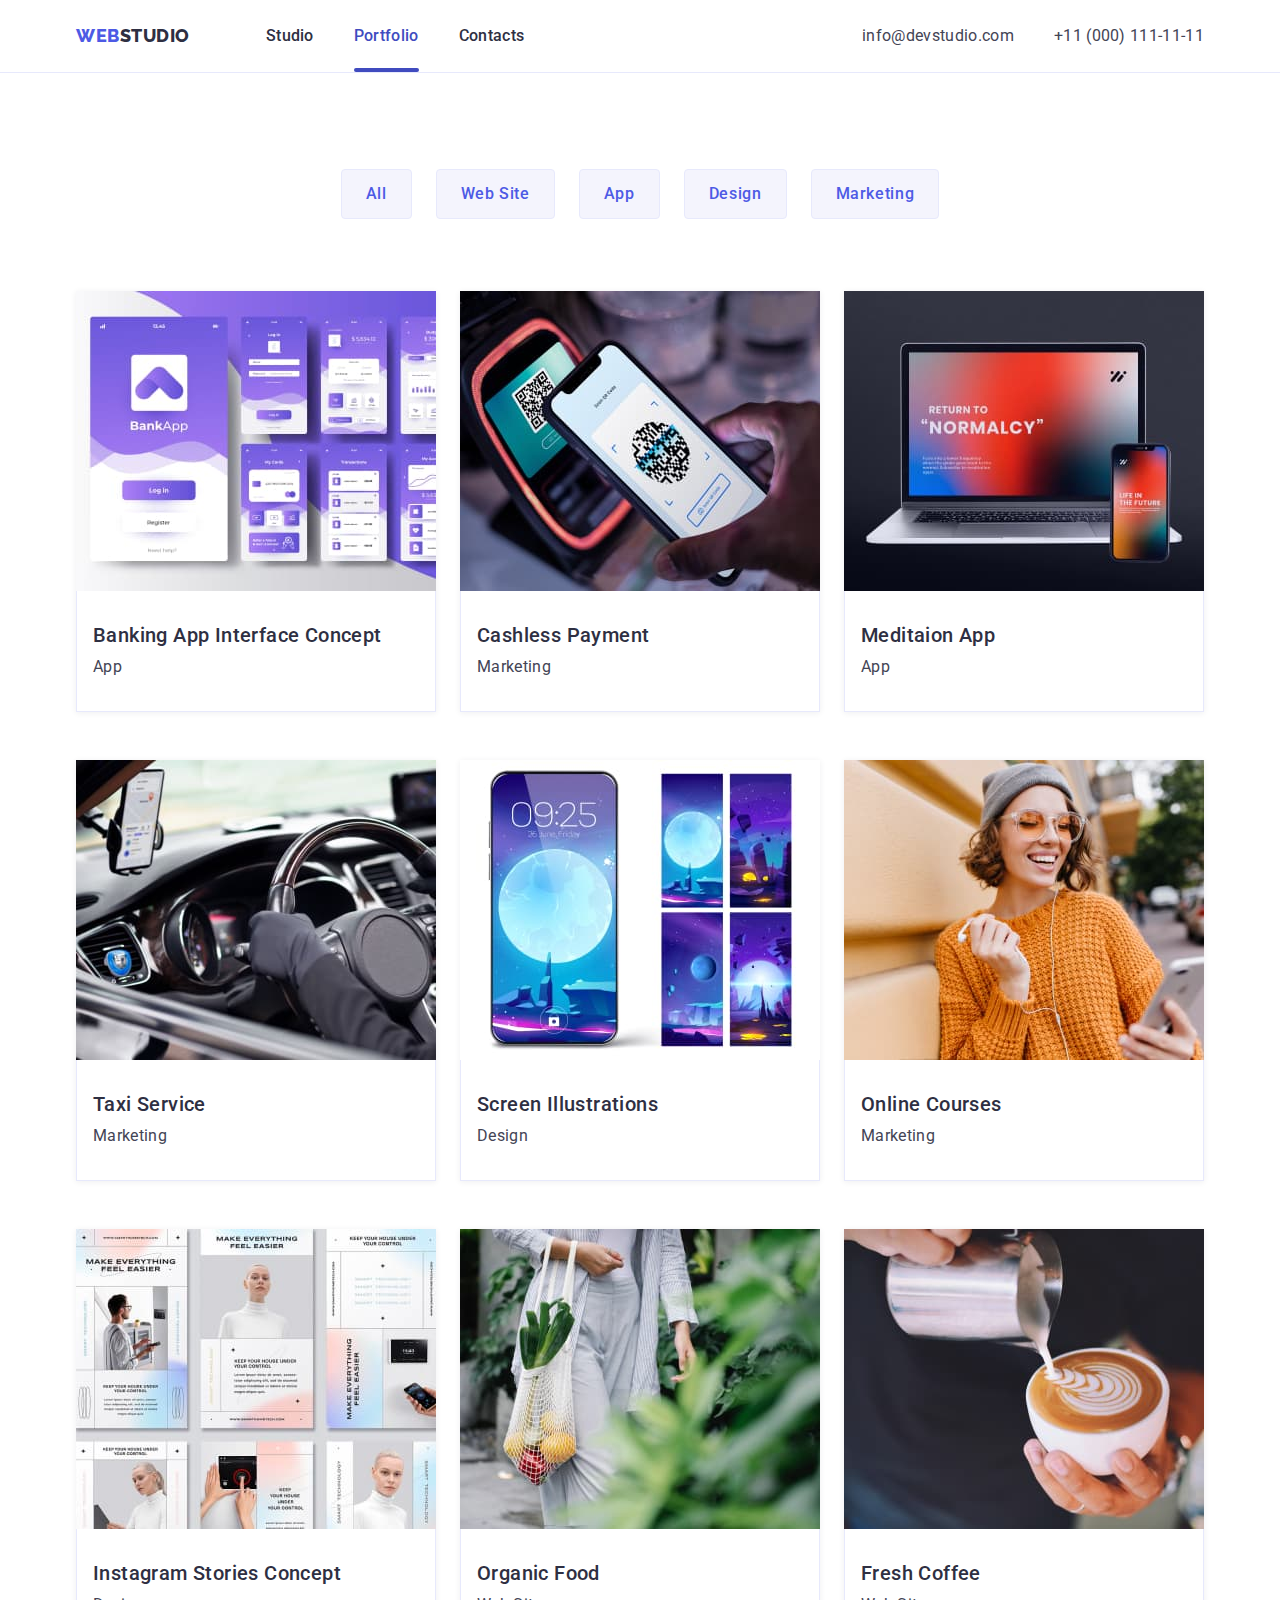
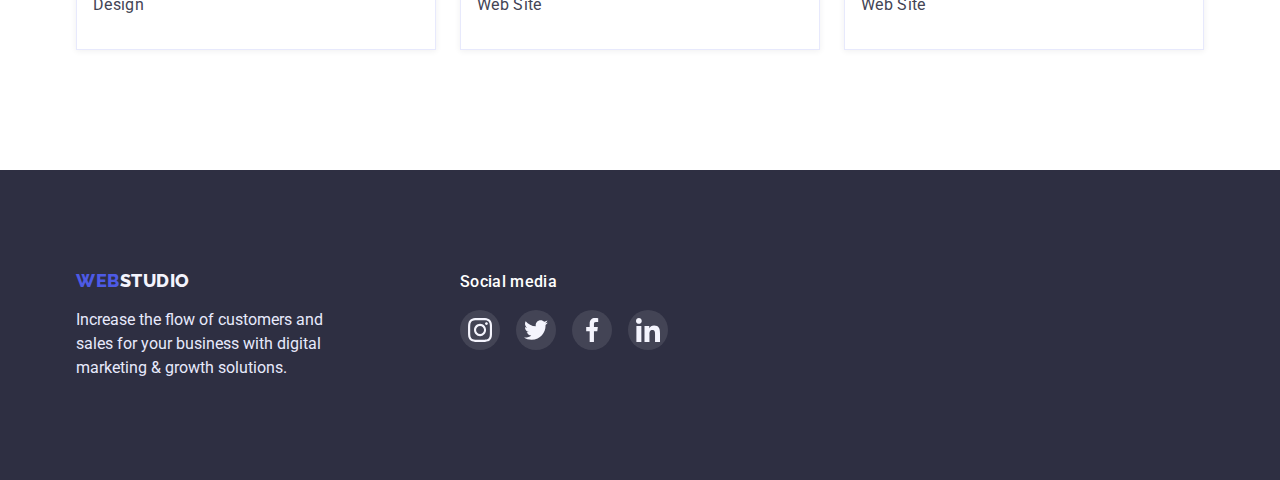
<file: portfolio.html>
<!DOCTYPE html>
<html lang="en">
  <head>
    <meta charset="UTF-8" />
    <meta http-equiv="X-UA-Compatible" content="IE=edge" />
    <meta name="viewport" content="width=device-width, initial-scale=1.0" />
    <link rel="preconnect" href="https://fonts.googleapis.com" />
    <link rel="preconnect" href="https://fonts.gstatic.com" crossorigin />
    <link
      href="https://fonts.googleapis.com/css2?family=Raleway:wght@800&family=Roboto:wght@400;500;700;900&display=swap"
      rel="stylesheet"
    />
    <link
      rel="stylesheet"
      href="https://cdnjs.cloudflare.com/ajax/libs/modern-normalize/1.1.0/modern-normalize.min.css"
    />
    <link rel="stylesheet" href="./css/styles.css" />
    <title>WebStudio</title>
  </head>
  <body>
    <header class="header">
      <div class="main-container container">
        <nav class="navigation">
          <a href="./index.html" class="logo"
            ><span class="accent">Web</span>Studio</a
          >

          <ul class="navigation-list list">
            <li class="item">
              <a href="./index.html" class="link">Studio</a>
            </li>
            <li class="item">
              <a href="" class="activ-link link">Portfolio</a>
            </li>
            <li class="item">
              <a href="" class="link">Contacts</a>
            </li>
          </ul>
        </nav>
        <address class="contacts">
          <ul class="contacts-list list">
            <li class="item">
              <a href="mailto:info@devstudio.com" class="link"
                >info@devstudio.com</a
              >
            </li>
            <li class="item">
              <a href="tel:+110001111111" class="link">+11 (000) 111-11-11</a>
            </li>
          </ul>
        </address>
      </div>
    </header>
    <main>
      <section class="portfolio">
        <div class="portfolio-container container">
          <h1 class="visually-hidden">Portfolio</h1>
          <ul class="portfolio-list list">
            <li class="item"><button type="button" class="btn">All</button></li>
            <li class="item">
              <button type="button" class="btn">Web Site</button>
            </li>
            <li class="item"><button type="button" class="btn">App</button></li>
            <li class="item">
              <button type="button" class="btn">Design</button>
            </li>
            <li class="item">
              <button type="button" class="btn">Marketing</button>
            </li>
          </ul>
          <!-- Portfolio -->
          <ul class="portfolio-item list">
            <li class="item">
              <a href="" class="portfolio-link link">
                <div class="container-overlays">
                  <img
                    src="./images/card1.jpg"
                    alt="banking app"
                    width="360"
                    class="images"
                  />
                  <div class="overlays">
                    <p class="overlays-text">
                      14 Stylish and User-Friendly App Design Concepts · Task
                      Manager App · Calorie Tracker App · Exotic Fruit Ecommerce
                      App · Cloud Storage App
                    </p>
                  </div>
                </div>

                <div class="content-wrapper bord">
                  <h2 class="title">Banking App Interface Concept</h2>
                  <p class="text">App</p>
                </div>
              </a>
            </li>
            <li class="item">
              <a href="" class="portfolio-link link">
                <div class="container-overlays">
                  <img
                    src="./images/card2.jpg"
                    alt="smartphone scan"
                    width="360"
                    class="images"
                  />
                  <div class="overlays">
                    <p class="overlays-text">
                      14 Stylish and User-Friendly App Design Concepts · Task
                      Manager App · Calorie Tracker App · Exotic Fruit Ecommerce
                      App · Cloud Storage App
                    </p>
                  </div>
                </div>

                <div class="content-wrapper bord">
                  <h2 class="title">Cashless Payment</h2>
                  <p class="text">Marketing</p>
                </div>
              </a>
            </li>
            <li class="item">
              <a href="" class="portfolio-link link">
                <div class="container-overlays">
                  <img
                    src="./images/card3.jpg"
                    alt="laptop and smartphone "
                    width="360"
                    class="images"
                  />
                  <div class="overlays">
                    <p class="overlays-text">
                      14 Stylish and User-Friendly App Design Concepts · Task
                      Manager App · Calorie Tracker App · Exotic Fruit Ecommerce
                      App · Cloud Storage App
                    </p>
                  </div>
                </div>

                <div class="content-wrapper bord">
                  <h2 class="title">Meditaion App</h2>
                  <p class="text">App</p>
                </div>
              </a>
            </li>

            <li class="item">
              <a href="" class="portfolio-link link">
                <div class="container-overlays">
                  <img
                    src="./images/photo1.jpg"
                    alt="avto"
                    width="360"
                    class="images"
                  />
                  <div class="overlays">
                    <p class="overlays-text">
                      14 Stylish and User-Friendly App Design Concepts · Task
                      Manager App · Calorie Tracker App · Exotic Fruit Ecommerce
                      App · Cloud Storage App
                    </p>
                  </div>
                </div>

                <div class="content-wrapper bord">
                  <h2 class="title">Taxi Service</h2>
                  <p class="text">Marketing</p>
                </div>
              </a>
            </li>
            <li class="item">
              <a href="" class="portfolio-link link">
                <div class="container-overlays">
                  <img
                    src="./images/photo2.jpg"
                    alt="design smartphone"
                    width="360"
                    class="images"
                  />
                  <div class="overlays">
                    <p class="overlays-text">
                      14 Stylish and User-Friendly App Design Concepts · Task
                      Manager App · Calorie Tracker App · Exotic Fruit Ecommerce
                      App · Cloud Storage App
                    </p>
                  </div>
                </div>

                <div class="content-wrapper bord">
                  <h2 class="title">Screen Illustrations</h2>
                  <p class="text">Design</p>
                </div>
              </a>
            </li>
            <li class="item">
              <a href="" class="portfolio-link link">
                <div class="container-overlays">
                  <img
                    src="./images/photo3.jpg"
                    alt="the girl smiles"
                    width="360"
                    class="images"
                  />
                  <div class="overlays">
                    <p class="overlays-text">
                      14 Stylish and User-Friendly App Design Concepts · Task
                      Manager App · Calorie Tracker App · Exotic Fruit Ecommerce
                      App · Cloud Storage App
                    </p>
                  </div>
                </div>

                <div class="content-wrapper bord">
                  <h2 class="title">Online Courses</h2>
                  <p class="text">Marketing</p>
                </div>
              </a>
            </li>

            <li class="item">
              <a href="" class="portfolio-link link">
                <div class="container-overlays">
                  <img
                    src="./images/img4.jpg"
                    alt="instagram photo"
                    width="360"
                    class="images"
                  />
                  <div class="overlays">
                    <p class="overlays-text">
                      14 Stylish and User-Friendly App Design Concepts · Task
                      Manager App · Calorie Tracker App · Exotic Fruit Ecommerce
                      App · Cloud Storage App
                    </p>
                  </div>
                </div>

                <div class="content-wrapper bord">
                  <h2 class="title">Instagram Stories Concept</h2>
                  <p class="text">Design</p>
                </div>
              </a>
            </li>
            <li class="item">
              <a href="" class="portfolio-link link">
                <div class="container-overlays">
                  <img
                    src="./images/img5.jpg"
                    alt="grid with fruit"
                    width="360"
                    class="images"
                  />
                  <div class="overlays">
                    <p class="overlays-text">
                      14 Stylish and User-Friendly App Design Concepts · Task
                      Manager App · Calorie Tracker App · Exotic Fruit Ecommerce
                      App · Cloud Storage App
                    </p>
                  </div>
                </div>

                <div class="content-wrapper bord">
                  <h2 class="title">Organic Food</h2>
                  <p class="text">Web Site</p>
                </div>
              </a>
            </li>
            <li class="item">
              <a href="" class="portfolio-link link">
                <div class="container-overlays">
                  <img
                    src="./images/img6.jpg"
                    alt="cappuccino"
                    width="360"
                    class="images"
                  />
                  <div class="overlays">
                    <p class="overlays-text">
                      14 Stylish and User-Friendly App Design Concepts · Task
                      Manager App · Calorie Tracker App · Exotic Fruit Ecommerce
                      App · Cloud Storage App
                    </p>
                  </div>
                </div>

                <div class="content-wrapper bord">
                  <h2 class="title">Fresh Coffee</h2>
                  <p class="text">Web Site</p>
                </div>
              </a>
            </li>
          </ul>
        </div>
      </section>
    </main>
    <footer class="footer">
      <div class="container">
        <div class="footer-container">
          <div class="container-logo">
            <a href="./index.html" class="logo"
              ><span class="accent">Web</span>Studio</a
            >
            <p class="text">
              Increase the flow of customers and sales for your business with
              digital marketing & growth solutions.
            </p>
          </div>
          <div class="container-social">
            <p class="title">Social media</p>
            <ul class="social-list list">
              <li class="item">
                <a href="" class="link">
                  <svg class="icon-social" width="24" height="24">
                    <use
                      href="./images/symbol-defs.svg#icon-instagram-2-1"
                    ></use>
                  </svg>
                </a>
              </li>
              <li class="item">
                <a href="" class="link">
                  <svg class="icon-social" width="24" height="24">
                    <use href="./images/symbol-defs.svg#icon-twitter-1-1"></use>
                  </svg>
                </a>
              </li>
              <li class="item">
                <a href="" class="link">
                  <svg class="icon-social" width="24" height="24">
                    <use
                      href="./images/symbol-defs.svg#icon-facebook-1-1"
                    ></use>
                  </svg>
                </a>
              </li>
              <li class="item">
                <a href="" class="link">
                  <svg class="icon-social" width="24" height="24">
                    <use
                      href="./images/symbol-defs.svg#icon-linkedin-1-1"
                    ></use>
                  </svg>
                </a>
              </li>
            </ul>
          </div>
        </div>
      </div>
    </footer>
  </body>
</html>
</file>
<file: css/styles.css>
:root {
  --primary-text-color: #434455;
  --secondary-color: #2e2f42;
  --primary-bg-color: #ffffff;
  --secondary-bg-color: #4d5ae5;
  --bord-color: #e7e9fc;
}
body {
  position: relative;
  color: var(--primary-text-color);
  background-color: var(--primary-bg-color);
  font-family: Roboto, sans-serif;
  font-size: 16px;
  line-height: 1.5;
}

h1,
h2,
h3,
p,
ul {
  margin: 0;
  padding: 0;
}
img {
  display: block;
  min-width: 100%;
  height: auto;
}
.container {
  width: 1158px;
  padding-left: 15px;
  padding-right: 15px;
  margin-left: auto;
  margin-right: auto;
}
.list {
  list-style: none;
}
.link {
  text-decoration: none;
}
.accent {
  color: var(--secondary-bg-color);
}

/*--------- header ----------------*/
.header {
  border-bottom: 1px solid var(--bord-color);
}
.main-container {
  display: flex;
}
.navigation {
  display: flex;
  align-items: center;
}
.navigation-list {
  display: flex;
  padding-left: 0;
  margin-top: 0;
  margin-bottom: 0;
}
.navigation-list .item:first-child {
  margin-left: 0;
}
.navigation .item {
  margin-left: 40px;
}
.navigation .link {
  display: block;
  padding-top: 24px;
  padding-bottom: 24px;
  color: var(--secondary-color);
  font-weight: 500;
  font-size: 16px;
  line-height: 1.5;
  letter-spacing: 0.02em;
  transition: color 250ms cubic-bezier(0.4, 0, 0.2, 1);
}
.navigation .link:hover,
.navigation .link:focus {
  color: #404bbf;
}
.contacts .link:hover,
.contacts .link:focus {
  color: #404bbf;
}
.logo {
  display: inline-block;
  margin-right: 76px;
  padding-top: 24px;
  padding-bottom: 24px;
  color: var(--secondary-color);
  text-decoration-line: none;
  font-family: "Raleway";
  font-style: normal;
  font-weight: 800;
  font-size: 18px;
  line-height: 1.33;
  letter-spacing: 0.03em;
  text-transform: uppercase;
}
.contacts .list {
  display: flex;
  margin-top: 0;
  margin-bottom: 0;
  padding-left: 0;
}

.contacts .item {
  margin-right: 40px;
}
.contacts-list .item:last-child {
  margin-right: 0;
}
.contacts {
  margin-left: auto;
}
.contacts .link {
  display: block;
  padding-top: 24px;
  padding-bottom: 24px;
  color: var(--primary-text-color);
  letter-spacing: 0.02em;
  font-style: normal;
  transition: color 250ms cubic-bezier(0.4, 0, 0.2, 1);
}
.activ-link::after {
  position: absolute;
  left: 0;
  bottom: 0;
  content: "";
  width: 100%;
  height: 4px;
  border-radius: 2px;
  background: #404bbf;
}
.navigation-list .activ-link {
  position: relative;
  color: #404bbf;
}

/* -------------hero--------------- */
.hero {
  max-width: 1440px;
  margin-left: auto;
  margin-right: auto;
  padding-bottom: 188px;
  padding-top: 188px;
  background-color: var(--secondary-color);
  background-image: linear-gradient(
      rgba(46, 47, 66, 0.7),
      rgba(46, 47, 66, 0.7) 100%
    ),
    url(../images/people-office.jpg);

  background-repeat: no-repeat;
  background-position: center;
  background-size: cover;
}
.hero .title {
  width: 496px;
  margin-left: auto;
  margin-right: auto;
  margin-bottom: 48px;

  color: var(--primary-bg-color);
  font-size: 56px;
  line-height: 1.07;
  text-align: center;
  letter-spacing: 0.02em;
}
.hero-btn {
  display: block;
  margin-top: 0;
  margin-left: auto;
  margin-right: auto;
  padding-top: 16px;
  padding-bottom: 16px;
  padding-left: 32px;
  padding-right: 32px;
  border-radius: 4px;
  border: none;
  color: var(--primary-bg-color);
  background-color: var(--secondary-bg-color);
  font-family: inherit;
  font-weight: 500;
  font-size: 16px;
  line-height: 1.5;
  letter-spacing: 0.04em;
  transition: background 250ms cubic-bezier(0.4, 0, 0.2, 1);
}
.hero-btn:hover,
.hero-btn:focus {
  background: #404bbf;
  cursor: pointer;
}
.backdrop {
  position: fixed;
  top: 0;
  left: 0;
  width: 100%;
  height: 100%;
  background-color: rgba(46, 47, 66, 0.4);
  transition: opacity 250ms cubic-bezier(0.4, 0, 0.2, 1);
}
.is-hidden {
  opacity: 0;
  pointer-events: none;
}

.modal {
  position: absolute;
  left: 50%;
  top: 50%;
  width: 408px;
  min-height: 576px;
  background: #fcfcfc;
  box-shadow: 0px 1px 1px rgba(0, 0, 0, 0.14), 0px 1px 3px rgba(0, 0, 0, 0.12),
    0px 2px 1px rgba(0, 0, 0, 0.2);
  border-radius: 4px;
  transform: translate(-50%, -50%) scale(1);
  transition: transform 250ms cubic-bezier(0.4, 0, 0.2, 1);
}
.backdrop.is-hidden .modal {
  opacity: 1;
  transform: scale(0.8) translate(-50%, -50%);
}
.btn-close {
  position: absolute;
  top: 24px;
  right: 24px;
  display: flex;
  justify-content: center;
  align-items: center;
  width: 24px;
  height: 24px;
  padding: 0;
  cursor: pointer;
  border-radius: 50%;
  background: #e7e9fc;
  border: 1px solid rgba(0, 0, 0, 0.1);
  transition: background 250ms cubic-bezier(0.4, 0, 0.2, 1);
}
.icon-close {
  transition: fill 250ms cubic-bezier(0.4, 0, 0.2, 1);
}
.btn-close:hover,
.icon-close:focus {
  background-color: #404bbf;
  fill: #ffffff;
}

/*------------ Adventages------------------ */
.advantages {
  padding-top: 120px;
}
.visually-hidden {
  position: absolute;
  white-space: nowrap;
  width: 1px;
  height: 1px;
  overflow: hidden;
  border: 0;
  padding: 0;
  clip: rect(0 0 0 0);
  clip-path: inset(50%);
  margin: -1px;
}

.advantages-list {
  display: flex;
}
.advantages-list .item {
  width: calc((100% - 72px) / 4);
  margin-left: 24px;
}
.advantages-list > .item:first-child {
  margin-left: 0;
}
.advantages .title {
  margin-bottom: 8px;
}
.advantages .title,
.team .subtitle {
  font-weight: 500;
  font-size: 20px;
  line-height: 1.2;
  letter-spacing: 0.02em;
  color: var(--secondary-color);
}
.icon-advantages {
  display: inline-flex;
  margin-bottom: 8px;
  width: 264px;
  height: 112px;
  background: #f4f4fd;
  border-radius: 4px;
  justify-content: center;
  align-items: center;
}

/*---------------Work---------- */
.works {
  padding-top: 120px;
  padding-bottom: 120px;
  text-align: center;
}
.works-title {
  margin-bottom: 72px;
}
.works-list {
  display: flex;
}
.works-list .item {
  width: calc((100% - 48px) / 3);
  margin-left: 24px;
  background: linear-gradient(
      0deg,
      rgba(77, 90, 229, 0.1),
      rgba(77, 90, 229, 0.1)
    ),
    url(2368.jpg);
  border: 1px solid var(--bord-color);
}
.works-list > .item:first-child {
  margin-left: 0;
}
.works-title,
.team .title {
  font-size: 36px;
  line-height: 1.11;
  letter-spacing: 0.02em;
  text-transform: capitalize;
  color: var(--secondary-color);
}

/* ----------------Team------------- */
.team {
  padding-top: 120px;
  padding-bottom: 120px;
  text-align: center;
  background-color: #f4f4fd;
}
.team .title {
  margin-bottom: 72px;
}
.team-list {
  display: flex;
}
.team-list .item {
  width: calc((100% - 72px) / 4);
  margin-left: 24px;
  box-shadow: 0px 1px 6px rgba(46, 47, 66, 0.08),
    0px 1px 1px rgba(46, 47, 66, 0.16), 0px 2px 1px rgba(46, 47, 66, 0.08);
  border-radius: 0px 0px 4px 4px;
}
.team-list > .item:first-child {
  margin-left: 0;
}
.team .text {
  margin-bottom: 8px;
  letter-spacing: 0.02em;
}
.team .item {
  background-color: var(--primary-bg-color);
}
.subtitle {
  margin-bottom: 8px;
}
.content-wrapper {
  padding: 32px 16px;
}
.social {
  display: flex;

  list-style: none;
}
.social-item {
  display: inline-flex;
  justify-content: center;
  align-items: center;
  width: calc((100% - 72px) / 4);
  margin-right: 24px;
}
.social-item:last-child {
  margin-right: 0;
}

.link-icon {
  display: flex;
  justify-content: center;
  align-items: center;
  width: 40px;
  height: 40px;
  border-radius: 50%;
  background-color: var(--secondary-bg-color);
  transition: background 250ms cubic-bezier(0.4, 0, 0.2, 1);
}
.link-icon:hover,
.link-icon:focus {
  background: #404bbf;
}

/* -----------------customers --------------------------*/
.customers {
  padding-top: 130px;
  padding-bottom: 120px;
  text-align: center;
}
.customers-title {
  margin-bottom: 72px;
}
.customers-list {
  display: flex;
}
.customers-list .item {
  width: calc((100% - 120px) / 6);
  margin-right: 24px;
}
.customers-list .item:last-child {
  margin-right: 0;
}

.border-icon {
  display: flex;
  width: 168px;
  height: 88px;
  border: 1px solid #8e8f99;
  border-radius: 4px;
  justify-content: center;
  align-items: center;
  color: #8e8f99;
  transition: border 250ms cubic-bezier(0.4, 0, 0.2, 1),
    color 250ms cubic-bezier(0.4, 0, 0.2, 1);
}
.border-icon:hover,
.border-icon:focus {
  border: 1px solid #404bbf;
  color: #404bbf;
}

.icon-logo {
  fill: currentColor;
}
/* --------footer ----------*/
.footer {
  padding-top: 100px;
  padding-bottom: 100px;
  background-color: var(--secondary-color);
}
.footer .logo {
  padding-top: 0;
  padding-bottom: 0;
  margin-bottom: 16px;
  font-weight: 800;
  font-size: 18px;
  line-height: 1.16;
  letter-spacing: 0.03em;
  text-transform: uppercase;
  color: #f4f4fd;
}
.footer .accent {
  font-weight: 800;
  font-size: 18px;
  line-height: 1.16;
  letter-spacing: 0.03em;
  text-transform: uppercase;
  color: var(--secondary-bg-color);
}
.footer .text {
  width: 264px;
  color: var(--bord-color);
}
.footer-container {
  display: flex;
  padding: 0;
  margin: 0;
}
.container-logo {
  margin-right: 120px;
}
.social-list {
  display: inline-flex;
  gap: 16px;
}
.social-list .link {
  width: 40px;
  height: 40px;
  display: inline-flex;
  justify-content: center;
  align-items: center;
  border-radius: 50%;
  background-color: rgba(255, 255, 255, 0.1);
  transition: background 250ms cubic-bezier(0.4, 0, 0.2, 1);
}
.social-list .link:hover,
.social-list .link:focus {
  background-color: #31d0aa;
}
.container-social .title {
  margin-bottom: 16px;
  font-weight: 500;
  font-size: 16px;
  line-height: 1.5;
  letter-spacing: 0.02em;
  color: #ffffff;
}

/* ---------------portfolio------------------- */
.portfolio {
  padding-bottom: 120px;
  padding-top: 96px;
}
.portfolio-list {
  display: flex;
  justify-content: center;
  margin-bottom: 72px;
}
.portfolio-list .item {
  margin-left: 24px;
}
.portfolio-list > .item:first-child {
  margin-left: 0;
}
.portfolio .btn {
  display: block;
  padding: 12px 24px;
  border-radius: 4px;
  border: 1px solid var(--bord-color);
  cursor: pointer;
  font-family: inherit;
  font-weight: 500;
  font-size: 16px;
  line-height: 1.5;
  letter-spacing: 0.04em;
  color: var(--secondary-bg-color);
  background-color: #f4f4fd;
  transition: background 250ms cubic-bezier(0.4, 0, 0.2, 1),
    color 250ms cubic-bezier(0.4, 0, 0.2, 1),
    border 250ms cubic-bezier(0.4, 0, 0.2, 1),
    box-shadow 250ms cubic-bezier(0.4, 0, 0.2, 1);
}
.portfolio .btn:hover,
.portfolio .btn:focus {
  background: #404bbf;
  color: var(--primary-bg-color);
  border-color: transparent;
  box-shadow: 0px 3px 1px rgba(0, 0, 0, 0.1), 0px 2px 1px rgba(0, 0, 0, 0.08),
    0px 2px 2px rgba(0, 0, 0, 0.12);
}
.portfolio-item {
  display: flex;
  flex-wrap: wrap;
}
.portfolio-item .item {
  width: calc((100% - 48px) / 3);
  margin-right: 24px;
  margin-bottom: 48px;
}
.portfolio-item > .item:nth-child(3n + 3) {
  margin-right: 0;
}
.portfolio-item .item:nth-last-child(-n + 3) {
  margin-bottom: 0;
}
.portfolio-link {
  display: block;
  box-shadow: 0px 1px 6px rgba(46, 47, 66, 0.08);
  transition: box-shadow 250ms cubic-bezier(0.4, 0, 0.2, 1);
}
.portfolio-link:hover,
.portfolio-link:focus {
  box-shadow: 0px 1px 6px rgba(46, 47, 66, 0.08),
    0px 1px 1px rgba(46, 47, 66, 0.16), 0px 2px 1px rgba(46, 47, 66, 0.08);
}

.portfolio .title {
  margin-bottom: 8px;
  font-weight: 500;
  font-size: 20px;
  line-height: 1.2;
  color: var(--secondary-color);
  letter-spacing: 0.02em;
}
.portfolio .text {
  letter-spacing: 0.02em;
  color: var(--primary-text-color);
}
.bord {
  border-left: 1px solid var(--bord-color);
  border-bottom: 1px solid var(--bord-color);
  border-right: 1px solid var(--bord-color);
}
.overlays {
  position: absolute;
  top: 0;
  left: 0;
  width: 100%;
  height: 100%;
  padding: 40px 32px;
  margin: 0;
  background-color: var(--secondary-bg-color);
  transform: translateY(100%);
  transition: transform 250ms cubic-bezier(0.4, 0, 0.2, 1);
}
.overlays-text {
  font-size: 16px;
  line-height: 1.5;
  letter-spacing: 0.02em;
  color: #f4f4fd;
}
.container-overlays {
  position: relative;
  overflow: hidden;
}
.portfolio-link:hover .overlays,
.portfolio-link:focus .overlays {
  transform: translateY(0);
}
</file>
